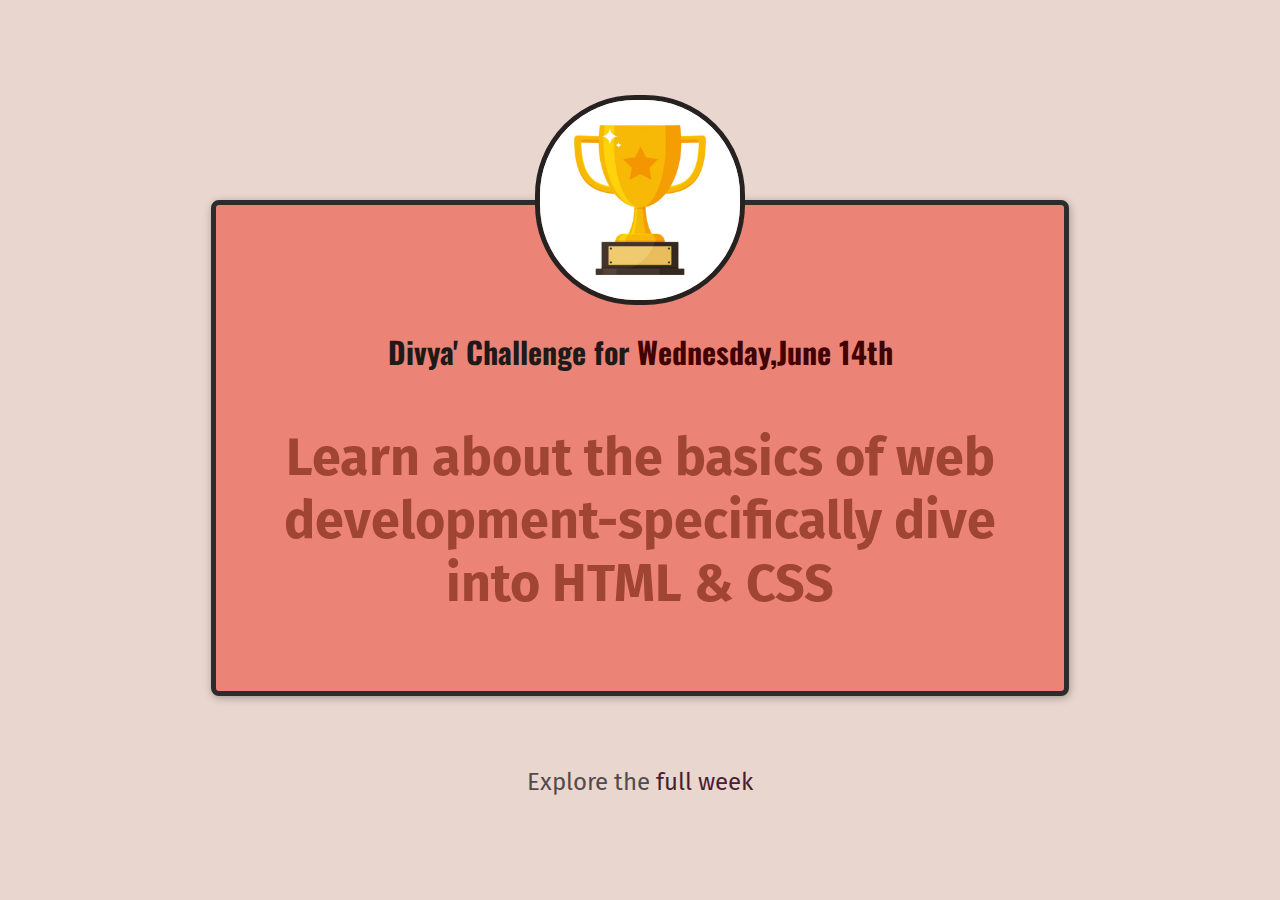
<file: index.html>
<!DOCTYPE html>
<html lang="en">
  <head>
    <meta charset="UTF-8" />
    <link rel="preconnect" href="https://fonts.googleapis.com" />
    <link rel="preconnect" href="https://fonts.gstatic.com" crossorigin />
    <link
      href="https://fonts.googleapis.com/css2?family=Fira+Sans&family=Oswald:wght@700&display=swap"
      rel="stylesheet"
    />
    <link rel="icon" href="images/favicon.ico" type="image/x-icon" />
    <link href="styles/shared.CSS" rel="stylesheet" />
    <link href="styles/daily-challenges.CSS" rel="stylesheet" />
    <title>My Daily Challenges Login page test2</title>
  </head>
  <body>
    <main>
      <img src="images/trophy.jpg" alt="trophyimage" />
      <h1>Divya' Challenge for <span>Wednesday,June 14th</span></h1>
      <p id="todays-challenge">
        Learn about the basics of web development-specifically dive into HTML &
        CSS
      </p>
    </main>
    <footer>
      <p>
        Explore the
        <a href="full-week.html">full week</a>
      </p>
    </footer>
  </body>
</html>
</file>
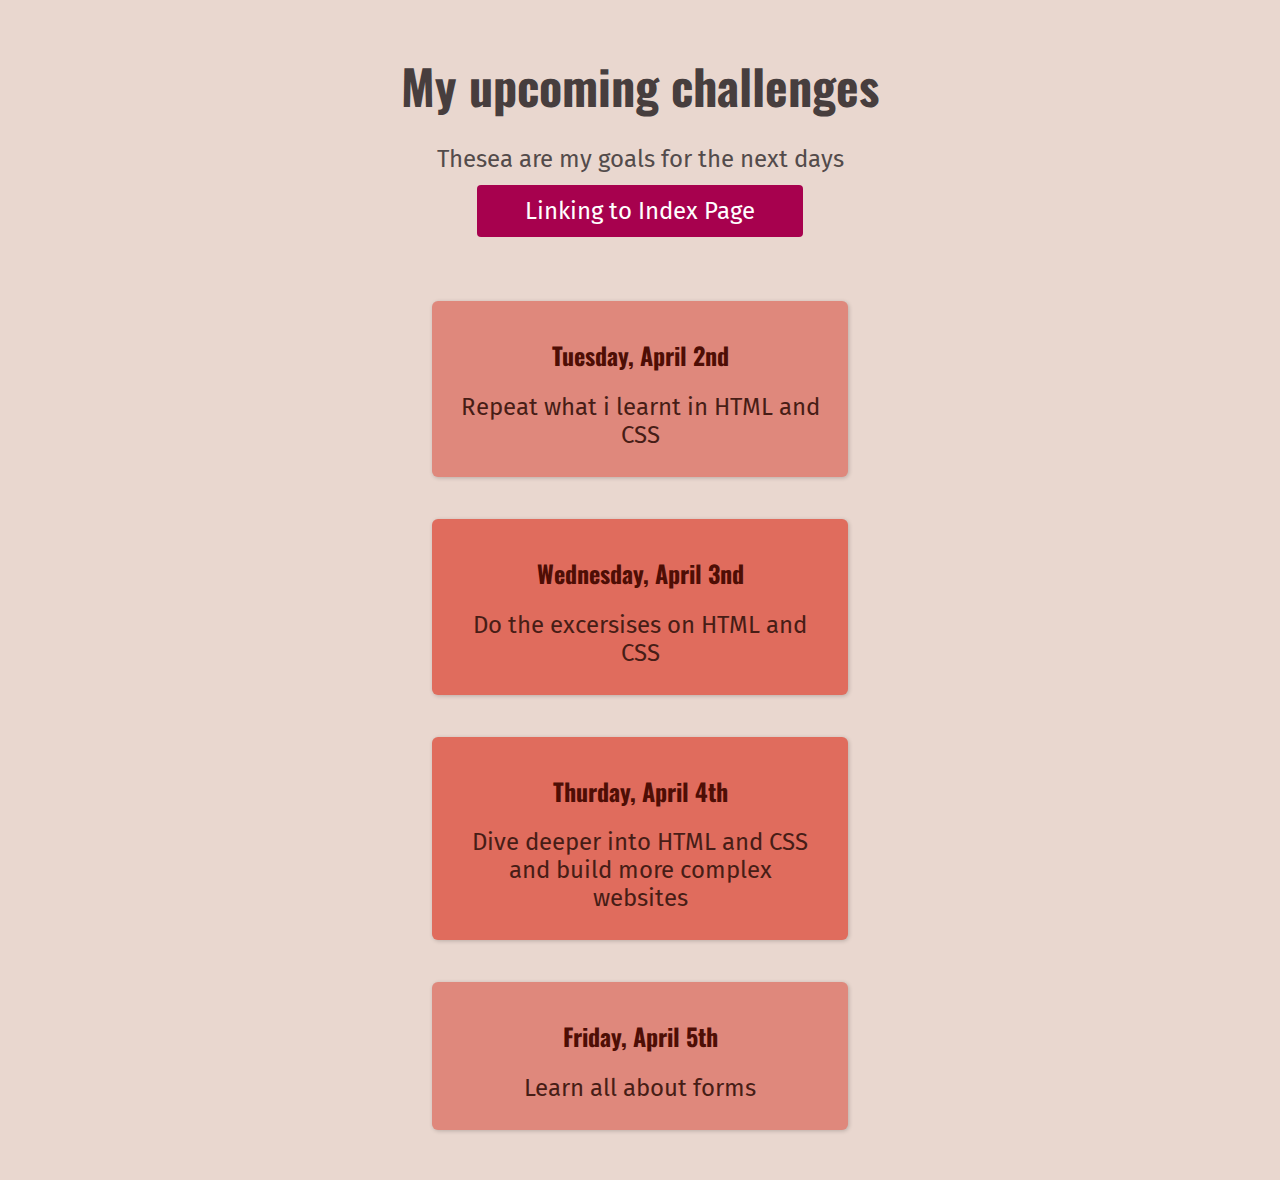
<file: full-week.html>
<!DOCTYPE html>
<html lang="en">
  <head>
    <meta charset="UTF-8" />
    <title>My Upcoming Challenges</title>
    <link rel="preconnect" href="https://fonts.googleapis.com" />
    <link rel="preconnect" href="https://fonts.gstatic.com" crossorigin />
    <link
      href="https://fonts.googleapis.com/css2?family=Fira+Sans&family=Oswald:wght@400;700&display=swap"
      rel="stylesheet"
    />
    <link rel="icon" href="images/favicon.ico" type="image/x-icon" />
    <link href="styles/shared.CSS" rel="stylesheet" />
    <link href="styles/full-week.CSS" rel="stylesheet" />
  </head>
  <body>
    <header>
      <h1>My upcoming challenges</h1>
      <p id="description">Thesea are my goals for the next days</p>
      <a href="index.html">Linking to Index Page</a>
    </header>
    <main>
      <ol>
        <li>
          <h2>Tuesday, April 2nd</h2>
          <p>Repeat what i learnt in HTML and CSS</p>
        </li>
        <li class="highlight-goal">
          <h2>Wednesday, April 3nd</h2>
          <p>Do the excersises on HTML and CSS</p>
        </li>
        <li class="highlight-goal">
          <h2>Thurday, April 4th</h2>
          <p>Dive deeper into HTML and CSS and build more complex websites</p>
        </li>
        <li>
          <h2>Friday, April 5th</h2>
          <p>Learn all about forms</p>
        </li>
      </ol>
    </main>
  </body>
</html>
</file>
<file: styles/shared.CSS>
body {
  text-align: center;
  background-color: rgb(233, 215, 207);
  color: rgb(83, 75, 75);
  margin: 50px;
}

h1 {
  font-family: "Oswald", sans-serif;
}

p {
  font-family: "Fira Sans", sans-serif;
  font-size: 24px;
}

a {
  font-family: "Fira Sans", sans-serif;
  text-decoration: none;
  color: rgb(167, 1, 78);
}

a:hover {
  text-decoration: underline;
}
</file>
<file: styles/daily-challenges.CSS>
main {
  width: 800px;
  margin: 200px auto 72px auto;
  background-color: rgb(235, 132, 118);
  padding: 24px;
  border: 5px solid rgb(44, 44, 44);
  border-radius: 8px;
  box-shadow: 1px 2px 8px rgba(0, 0, 0, 0.3);
}
img {
  width: 200px;
  height: 200px;
  border-radius: 100px;
  border: 5px solid rgb(39, 34, 34);
  margin-top: -134px;
}
h1 {
  font-size: 30px;
  color: rgb(31, 25, 25);
}
span {
  color: rgb(66, 2, 2);
}
#todays-challenge {
  color: rgb(160, 68, 52);
  font-weight: bold;
  font-size: 52px;
}
a {
  color: rgb(75, 29, 50);
}
</file>
<file: styles/full-week.CSS>
header {
  margin-bottom: 64px;
}

h1 {
  font-size: 48px;
  color: rgb(71, 62, 62);
  margin: 0;
}

a {
  padding: 12px 48px;
  background-color: rgb(167, 1, 78);
  color: white;
  background: 1px solid rgb(167, 1, 78);
  border-radius: 4px;
  font-size: 24px;
  display: inline-block;
  margin: 0;
}

#description {
  margin-bottom: 12px;
}

/* header p {
  margin-bottom: 36px;
} */

a:hover {
  background-color: rgb(180, 12, 90);
  text-decoration: none;
}

ol {
  list-style: none;
  width: 500px;
  margin: 36px auto 0 auto;
  padding: 0;
}

li {
  padding: 16px;
  box-shadow: 1px 1px 4px rgba(0, 0, 0, 0.2);
  margin: 42px;
  background-color: rgb(223, 136, 124);
  border-radius: 6px;
}

h2 {
  color: rgb(78, 14, 5);
  font-family: "Oswald", sans-serif;
}

main p {
  margin: 12px;
  color: rgb(71, 29, 22);
}

.highlight-goal {
  background-color: rgb(224, 108, 93);
}
</file>
